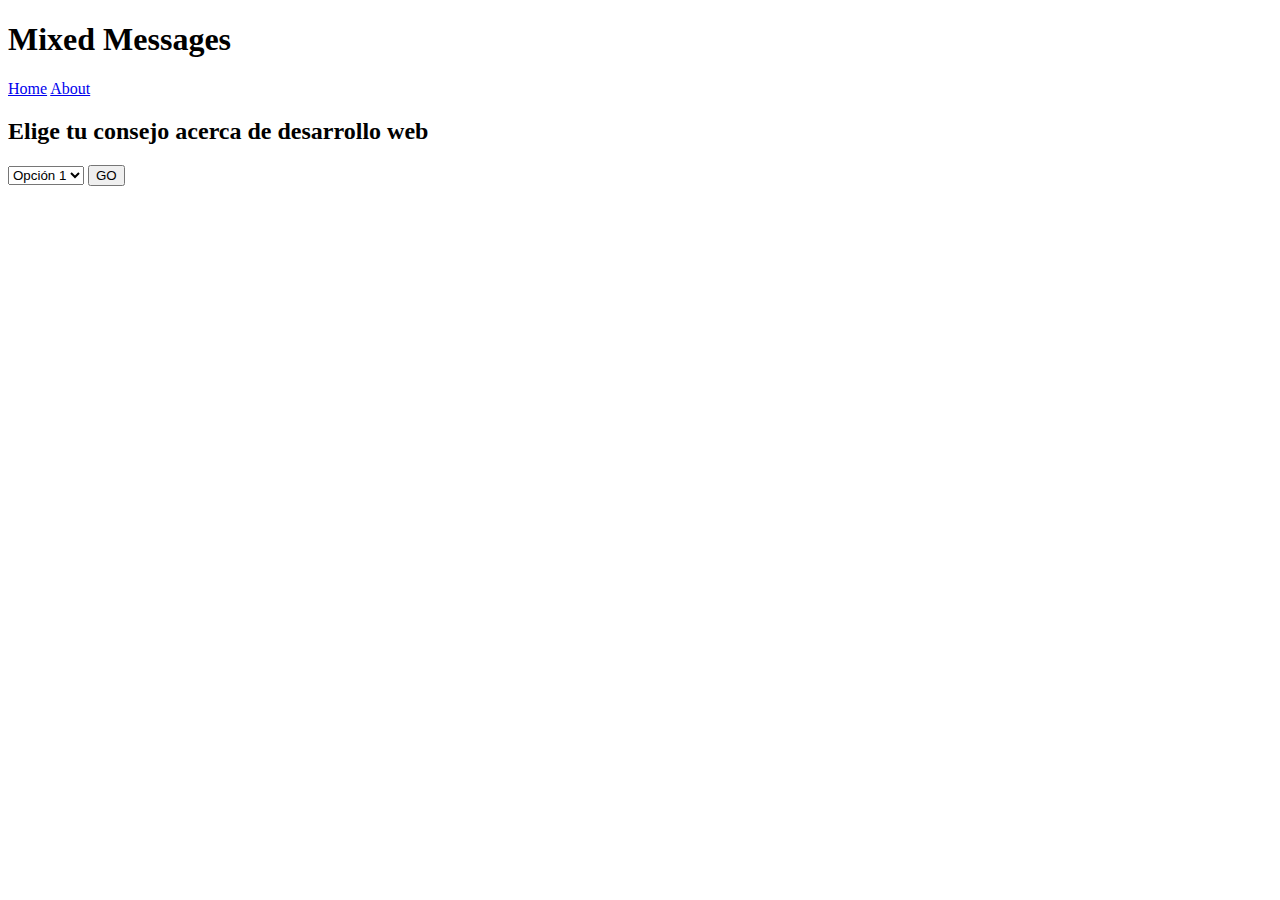
<file: index.html>
<!DOCTYPE html>
<html lang="en">
<head>
    <meta charset="UTF-8">
    <meta http-equiv="X-UA-Compatible" content="IE=edge">
    <meta name="viewport" content="width=device-width, initial-scale=1.0">
    <title>Document</title>
</head>
<body>
    <header>
    <h1>Mixed Messages</h1>
        <nav>
            <a href="#">Home</a>
            <a href="#">About</a>
        </nav>
    </header>
    <main>
        <div class="quote" id="quotecontent">

        </div>
        <div class="random" id="choosers">
            <h2>Elige tu consejo acerca de desarrollo web</h2>
            <select name="value" id="">
                <option value="option1">Opción 1</option>
                <option value="option2">Opción 2</option>
                <option value="option3">Opción 3</option>
            </select>
            <button type="submit">GO</button>
        </div>
    </main>
    <footer>

    </footer>
</body>
</html>
</file>
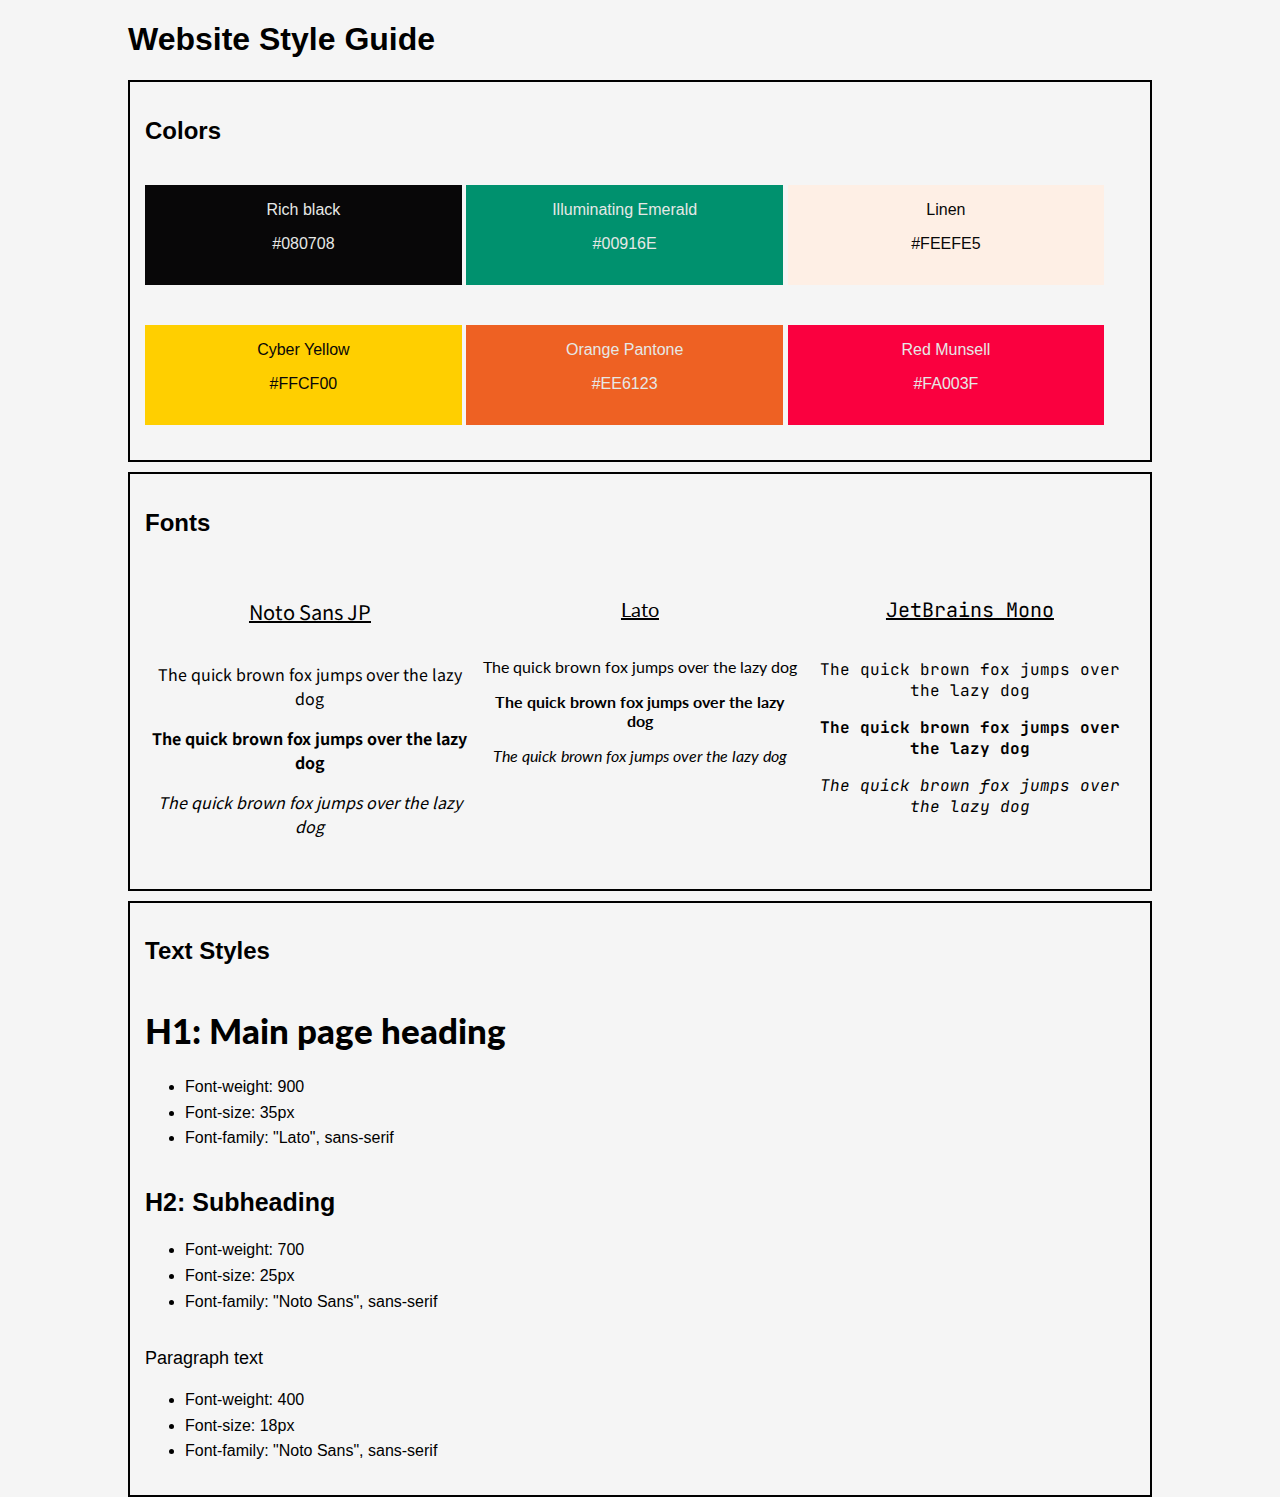
<file: resources/guide-style/index.html>
<!DOCTYPE html>
<html lang="en">
<head>
    <link rel="preconnect" href="https://fonts.gstatic.com"> 
    <link rel="preconnect" href="https://fonts.gstatic.com"> 
    <link href="https://fonts.googleapis.com/css2?family=Lato:ital,wght@0,400;0,900;1,100&display=swap" rel="stylesheet">
    <link href="https://fonts.googleapis.com/css2?family=Noto+Sans+JP:wght@300;400;500;700&display=swap" rel="stylesheet">  
    <link href="https://fonts.googleapis.com/css2?family=JetBrains+Mono:ital,wght@0,400;0,800;1,200&display=swap" rel="stylesheet">
    <link rel="stylesheet" href="style.css">
    <meta charset="UTF-8">
    <meta http-equiv="X-UA-Compatible" content="IE=edge">
    <meta name="viewport" content="width=device-width, initial-scale=1.0">
    <title>-</title>
</head>
<body>
    <main>
        <h1>Website Style Guide</h1>

    <div class="container">
        <h2>Colors</h2>
        <div class="color-container">
            <div class="color-panel rich-black">   
                <p class="color-label">Rich black</p>
                <p class="color-hex">#080708</p>
            </div>

            <div class="color-panel" id="emerald">   
                <p class="color-label">Illuminating Emerald</p>
                <p class="color-hex">#00916E</p>
            </div>

            <div class="color-panel" id="linen">   
                <p class="color-label">Linen</p>
                <p class="color-hex">#FEEFE5</p>
            </div>

            <div class="color-panel" id="yellow">   
                <p class="color-label">Cyber Yellow</p>
                <p class="color-hex">#FFCF00</p>
            </div>

            <div class="color-panel" id="orange">   
                <p class="color-label">Orange Pantone</p>
                <p class="color-hex">#EE6123</p>
            </div>

            <div class="color-panel" id="red">   
                <p class="color-label">Red Munsell</p>
                <p class="color-hex">#FA003F</p>
            </div>
        </div>
    </div>

    <div class="container">
        <h2>Fonts</h2>
        <div class="font-container">
            <div class="font-panel">
                <p class="font-label noto-sans">Noto Sans JP</p>
                <p class="regular noto-sans">The quick brown fox jumps over the lazy dog</p>
                <p class="bold noto-sans">The quick brown fox jumps over the lazy dog</p>
                <p class="italic noto-sans">The quick brown fox jumps over the lazy dog</p>
            </div>

            <div class="font-panel">
                <p class="font-label lato">Lato</p>
                <p class="regular lato">The quick brown fox jumps over the lazy dog</p>
                <p class="bold lato">The quick brown fox jumps over the lazy dog </p>
                <p class="italic lato">The quick brown fox jumps over the lazy dog</p>
            </div>

            <div class="font-panel">
                <p class="font-label jetBrains-mono">JetBrains Mono</p>
                <p class="regular jetBrains-mono">The quick brown fox jumps over the lazy dog</p>
                <p class="bold jetBrains-mono">The quick brown fox jumps over the lazy dog</p>
                <p class="italic jetBrains-mono">The quick brown fox jumps over the lazy dog</p>
            </div>
        </div>
    </div>

    <div class="container">
        <h2>Text Styles</h2>
        <div class="text-panel">
            <h1>H1: Main page heading</h1>
            <ul>
                <li>Font-weight: 900</li>
                <li>Font-size: 35px</li>
                <li>Font-family: "Lato", sans-serif</li>
            </ul>
        </div>

        <div class="text-panel">
            <h2>H2: Subheading</h2>
            <ul>
                <li>Font-weight: 700</li>
                <li>Font-size: 25px</li>
                <li>Font-family: "Noto Sans", sans-serif </li>
            </ul>
        </div>

        <div class="text-panel">
            <p>Paragraph text</p>
            <ul>
                <li>Font-weight: 400</li>
                <li>Font-size: 18px</li>
                <li>Font-family: "Noto Sans", sans-serif</li>
            </ul>
        </div>
    </div>

    </main>
</body>
</html>
</file>
<file: resources/guide-style/style.css>
/*
* {
    margin: 0;
    padding: 0;
    border: 1px solid red;
}
*/
html {
    height: 100%;
    display: block;
    background-color: whitesmoke;
    font-family: Verdana, Geneva, Tahoma, sans-serif;
}
body {
    margin: 0 10%;

}
.container {
    display: flex;
    flex-direction: column;
    margin: 10px auto;
    border: 2px solid black;
    padding: 15px;
}

/* Containers de colores */

.color-container {
    width: 100%;
}
.color-panel {
    display: inline-block;
    width: 32%;
    text-align: center;
    margin: 20px auto;
    min-height: 100px;
    color: #E6E8E6;
}
.rich-black {
    background-color: #080708;
}
#emerald {
    background-color: #00916E;
}
#linen {
    color: #080708;
    background-color: #FEEFE5;
}
#yellow {
    color: #080708;
    background-color: #FFCF00;
}
#orange {
    background-color: #EE6123;
}
#red {
    background-color: #FA003F;
}
/* Containers de fuentes  */

.font-container {
    display: flex;
    width: 100%;
}
.font-panel {
    display: inline-block;
    width: 32%;
    text-align: center;
    margin: 20px auto;
    min-height: 100px;
}
.font-label {
    display: inline-block;
    font-size: 20px;
    text-decoration: underline;
}
.noto-sans {
    font-family:  "Noto Sans JP",sans-serif;
}
.lato{
    font-family: 'Lato', sans-serif;
}
.jetBrains-mono {
    font-family: 'JetBrains Mono', monospace;
}

.regular  {
    font-style: normal;
}
.bold {
    font-weight: 700;
}
.bold .lato {
    font-weight: 900;
}
.italic {
    font-style: italic;
}

/* Containers de texto */
ul {
    line-height: 1.6;
}
.text-panel h1{
    font-family: "Lato", sans-serif;
    font-weight: 900;
    font-size: 35px;
}
.text-panel h2 {
    font-family: "Noto Sans",sans-serif;
    font-weight: 700;
    font-size: 25px;
}
.text-panel p {
    font-family: "Noto Sans", sans-serif;
    font-weight: 400;
    font-size: 18px;
}
</file>
